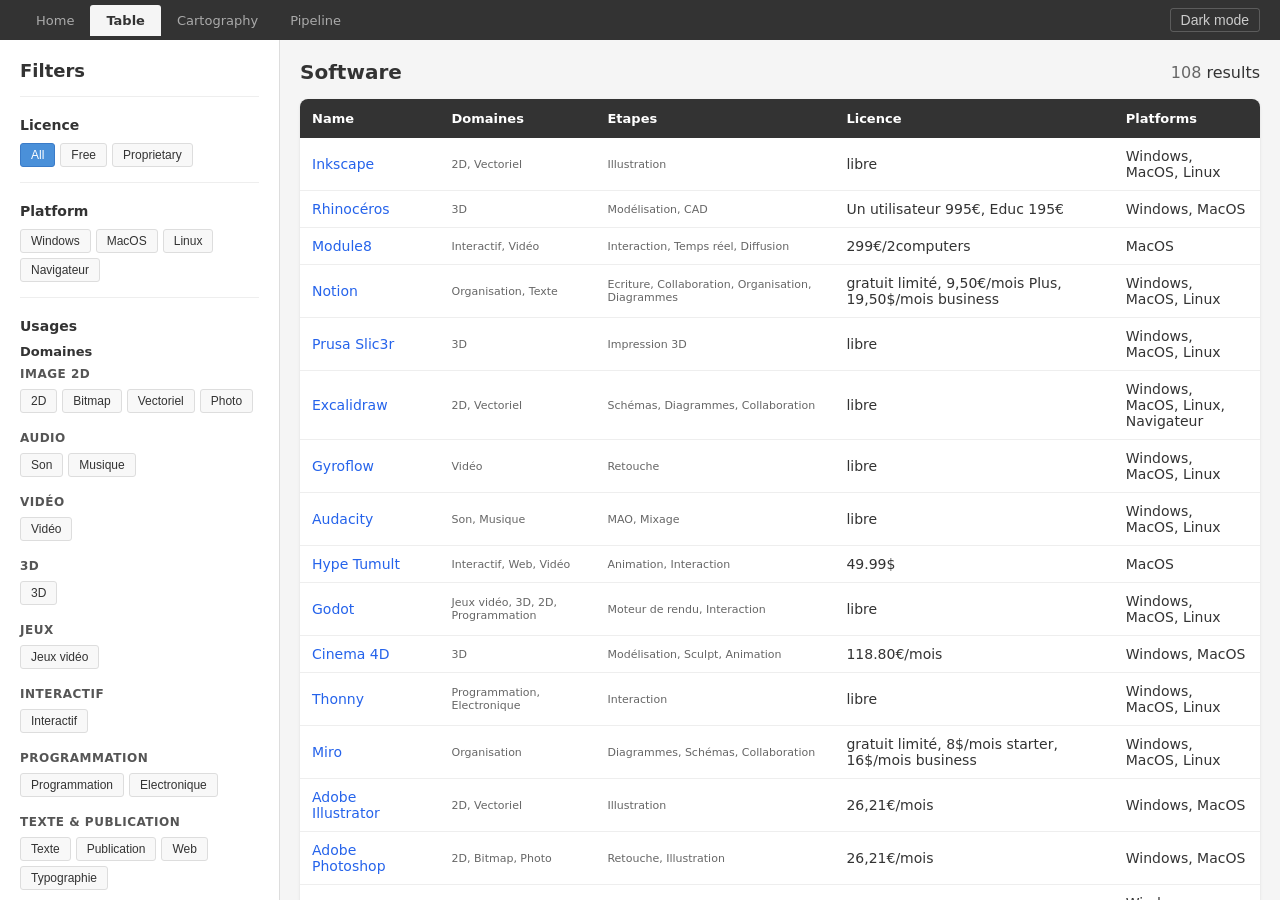
<file: index.html>
<!DOCTYPE html>
<html lang="en">
<head>
    <meta charset="UTF-8">
    <title>Software Cartography</title>
    <link rel="stylesheet" href="styles.css">
</head>
<body>
    <nav class="nav-principale">
        <a href="/" class="nav-lien">Home</a>
        <a href="index.html" class="nav-lien actif">Table</a>
        <a href="cartographie.html" class="nav-lien">Cartography</a>
        <a href="pipeline.html" class="nav-lien">Pipeline</a>
        <span class="nav-spacer"></span>
        <button class="theme-toggle" id="themeToggle" title="Toggle theme"></button>
    </nav>
    <div class="container">
        <aside class="sidebar">
            <h1>Filters</h1>

            <div class="filtre-section">
                <h3>Licence</h3>
                <div class="filtre-licence">
                    <button class="filtre-btn actif" data-licence="tout">All</button>
                    <button class="filtre-btn" data-licence="libre">Free</button>
                    <button class="filtre-btn" data-licence="privateur">Proprietary</button>
                </div>
            </div>

            <div class="filtre-section">
                <h3>Platform</h3>
                <div id="filtrePlateformes" class="filtre-plateformes"></div>
            </div>

            <div class="filtre-section">
                <h3>Usages</h3>
                <div id="listeTags"></div>
            </div>
        </aside>

        <main class="main">
            <div class="main-header">
                <h2>Software</h2>
                <span><span id="compteurLogiciels">0</span> results</span>
            </div>
            <table>
                <thead>
                    <tr>
                        <th>Name</th>
                        <th>Domaines</th>
                        <th>Etapes</th>
                        <th>Licence</th>
                        <th>Platforms</th>
                    </tr>
                </thead>
                <tbody id="listeLogiciels"></tbody>
            </table>
        </main>
    </div>

    <script src="data-utils.js"></script>
    <script src="app.js"></script>
</body>
</html>
</file>
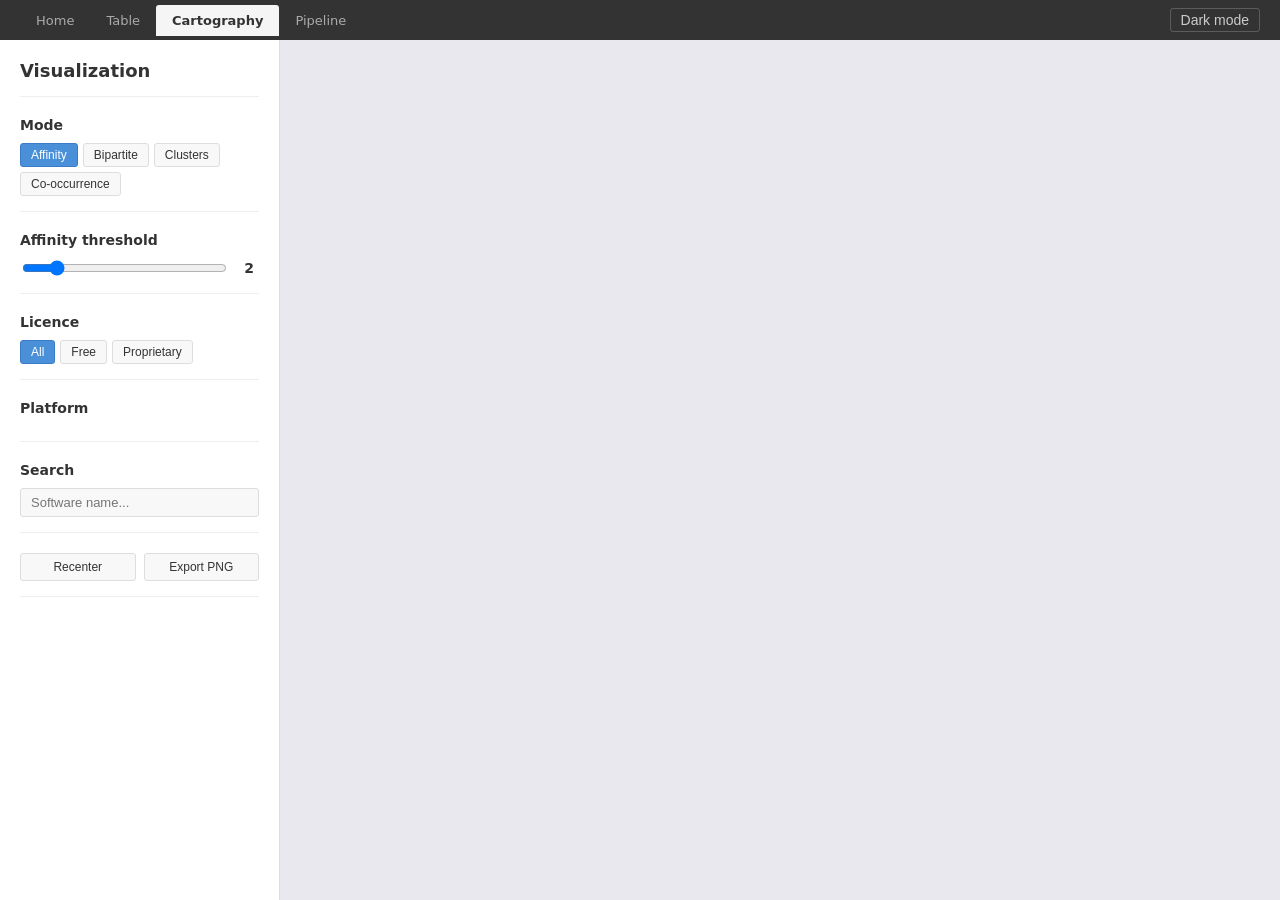
<file: cartographie.html>
<!DOCTYPE html>
<html lang="en">
<head>
    <meta charset="UTF-8">
    <title>Software Cartography - Network</title>
    <link rel="stylesheet" href="styles.css">
    <link rel="stylesheet" href="cartographie.css">
</head>
<body>
    <nav class="nav-principale">
        <a href="/" class="nav-lien">Home</a>
        <a href="index.html" class="nav-lien">Table</a>
        <a href="cartographie.html" class="nav-lien actif">Cartography</a>
        <a href="pipeline.html" class="nav-lien">Pipeline</a>
        <span class="nav-spacer"></span>
        <button class="theme-toggle" id="themeToggle" title="Toggle theme"></button>
    </nav>

    <div class="carto-container">
        <aside class="carto-sidebar">
            <h2>Visualization</h2>

            <div class="filtre-section">
                <h3>Mode</h3>
                <div class="mode-buttons">
                    <button class="mode-btn actif" data-mode="affinity">Affinity</button>
                    <button class="mode-btn" data-mode="bipartite">Bipartite</button>
                    <button class="mode-btn" data-mode="clusters">Clusters</button>
                    <button class="mode-btn" data-mode="cooccurrence">Co-occurrence</button>
                </div>
            </div>

            <div class="filtre-section" id="sectionSeuil">
                <h3>Affinity threshold</h3>
                <div class="seuil-control">
                    <input type="range" id="seuilRange" min="1" max="8" value="2">
                    <span id="seuilValeur">2</span>
                </div>
            </div>

            <div class="filtre-section">
                <h3>Licence</h3>
                <div class="filtre-licence">
                    <button class="filtre-btn actif" data-licence="tout">All</button>
                    <button class="filtre-btn" data-licence="libre">Free</button>
                    <button class="filtre-btn" data-licence="privateur">Proprietary</button>
                </div>
            </div>

            <div class="filtre-section">
                <h3>Platform</h3>
                <div id="filtrePlateformes" class="filtre-plateformes"></div>
            </div>

            <div class="filtre-section">
                <h3>Search</h3>
                <input type="text" id="recherche" placeholder="Software name...">
            </div>

            <div class="carto-actions">
                <button id="btnFit">Recenter</button>
                <button id="btnExport">Export PNG</button>
            </div>

            <div id="legende" class="legende"></div>

        </aside>

        <main class="carto-main">
            <svg id="graphSvg"></svg>
            <div id="tooltip" class="tooltip hidden"></div>
            <div id="infoPanel" class="info-panel hidden"></div>
        </main>
    </div>

    <script src="https://d3js.org/d3.v7.min.js"></script>
    <script src="data-utils.js"></script>
    <script src="cartographie.js"></script>
</body>
</html>
</file>
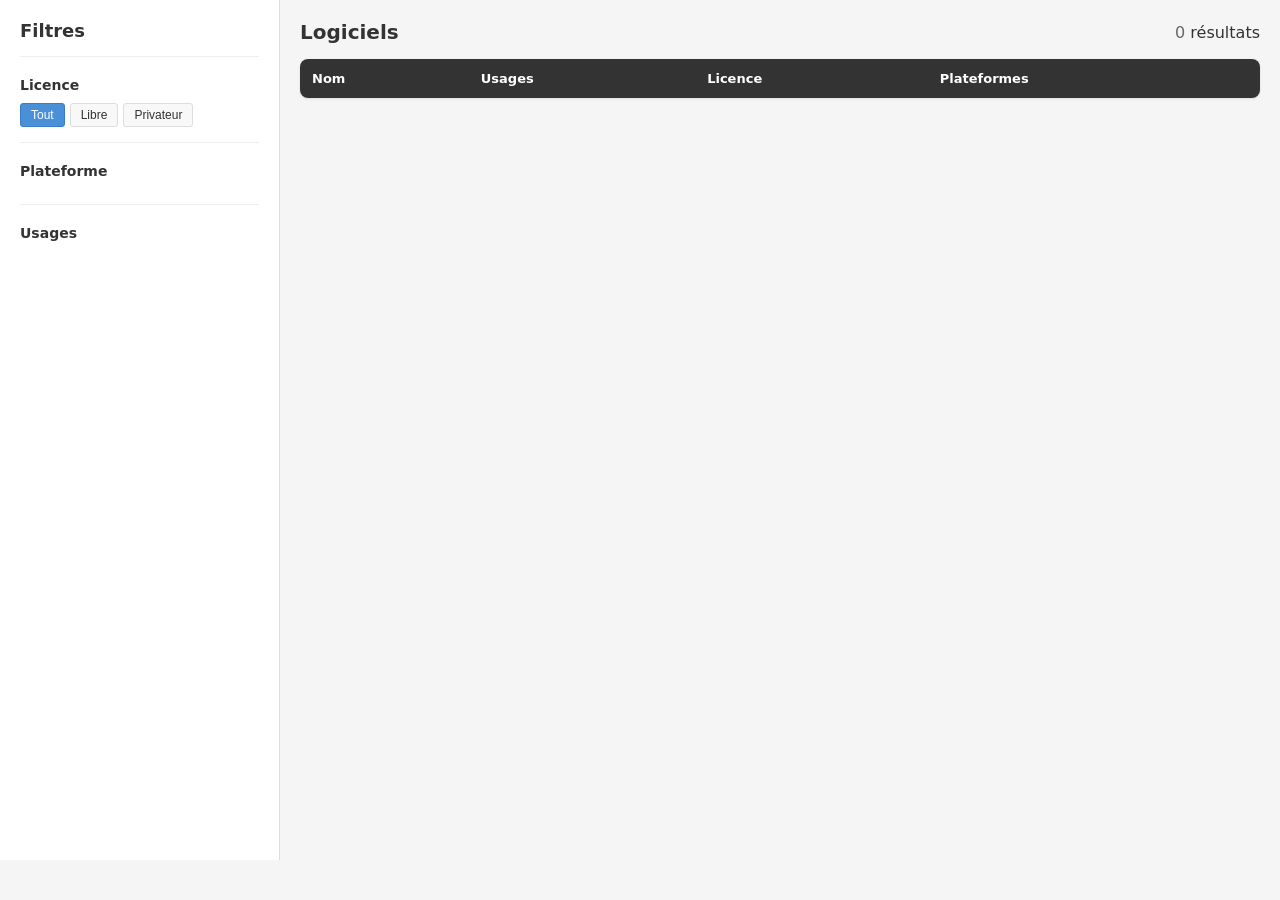
<file: interface.html>
<!DOCTYPE html>
<html lang="fr">
<head>
    <meta charset="UTF-8">
    <title>Cartographie Logiciels</title>
    <link rel="stylesheet" href="styles.css">
</head>
<body>
    <div class="container">
        <aside class="sidebar">
            <h1>Filtres</h1>

            <div class="filtre-section">
                <h3>Licence</h3>
                <div class="filtre-licence">
                    <button class="filtre-btn actif" data-licence="tout">Tout</button>
                    <button class="filtre-btn" data-licence="libre">Libre</button>
                    <button class="filtre-btn" data-licence="privateur">Privateur</button>
                </div>
            </div>

            <div class="filtre-section">
                <h3>Plateforme</h3>
                <div id="filtrePlateformes" class="filtre-plateformes"></div>
            </div>

            <div class="filtre-section">
                <h3>Usages</h3>
                <div id="listeTags"></div>
            </div>
        </aside>

        <main class="main">
            <div class="main-header">
                <h2>Logiciels</h2>
                <span><span id="compteurLogiciels">0</span> résultats</span>
            </div>
            <table>
                <thead>
                    <tr>
                        <th>Nom</th>
                        <th>Usages</th>
                        <th>Licence</th>
                        <th>Plateformes</th>
                    </tr>
                </thead>
                <tbody id="listeLogiciels"></tbody>
            </table>
        </main>
    </div>

    <script src="app.js"></script>
</body>
</html>
</file>
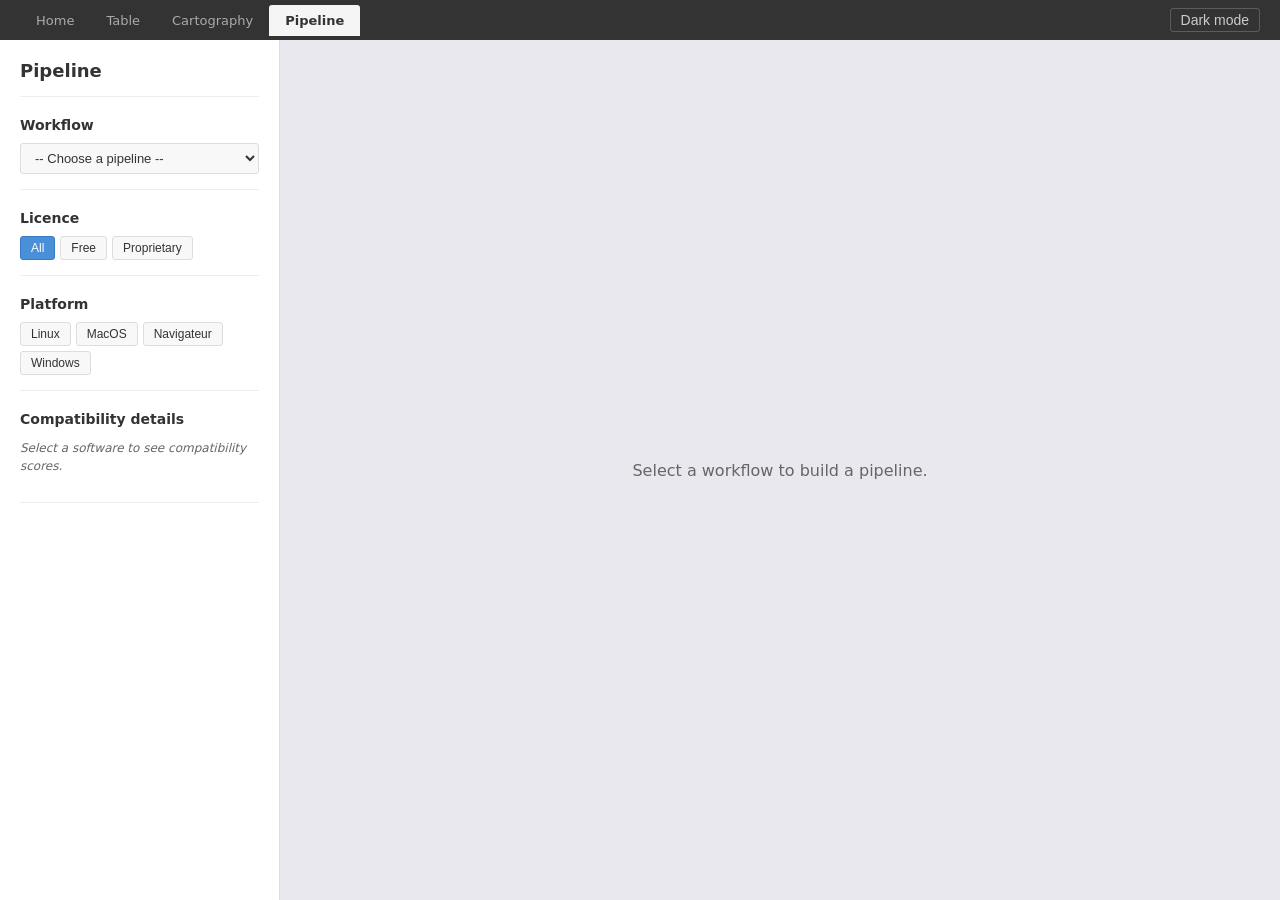
<file: pipeline.html>
<!DOCTYPE html>
<html lang="en">
<head>
    <meta charset="UTF-8">
    <title>Software Pipeline</title>
    <link rel="stylesheet" href="styles.css">
    <link rel="stylesheet" href="cartographie.css">
    <link rel="stylesheet" href="pipeline.css">
</head>
<body>
    <nav class="nav-principale">
        <a href="/" class="nav-lien">Home</a>
        <a href="index.html" class="nav-lien">Table</a>
        <a href="cartographie.html" class="nav-lien">Cartography</a>
        <a href="pipeline.html" class="nav-lien actif">Pipeline</a>
        <span class="nav-spacer"></span>
        <button class="theme-toggle" id="themeToggle" title="Toggle theme"></button>
    </nav>

    <div class="carto-container">
        <aside class="carto-sidebar">
            <h2>Pipeline</h2>

            <div class="filtre-section">
                <h3>Workflow</h3>
                <select id="pipelineSelect">
                    <option value="">-- Choose a pipeline --</option>
                </select>
            </div>

            <div class="filtre-section">
                <h3>Licence</h3>
                <div class="filtre-licence">
                    <button class="filtre-btn actif" data-licence="tout">All</button>
                    <button class="filtre-btn" data-licence="libre">Free</button>
                    <button class="filtre-btn" data-licence="privateur">Proprietary</button>
                </div>
            </div>

            <div class="filtre-section">
                <h3>Platform</h3>
                <div id="filtrePlateformes" class="filtre-plateformes"></div>
            </div>

            <div class="filtre-section" id="sectionCompat">
                <h3>Compatibility details</h3>
                <div id="compatInfo" class="compat-info">
                    <p class="text-muted">Select a software to see compatibility scores.</p>
                </div>
            </div>

            <div id="legende" class="legende"></div>
        </aside>

        <main class="carto-main pipeline-view-wrapper">
            <div id="pipelineView" class="pipeline-view">
                <p class="pipeline-placeholder">Select a workflow to build a pipeline.</p>
            </div>
            <div id="tooltip" class="tooltip hidden"></div>
        </main>
    </div>

    <script src="data-utils.js"></script>
    <script src="pipeline.js"></script>
</body>
</html>
</file>
<file: styles.css>
* { box-sizing: border-box; }

/* ============================================================
   Theme variables
   ============================================================ */

:root {
    --bg-body: #f5f5f5;
    --bg-sidebar: #ffffff;
    --bg-card: #ffffff;
    --bg-input: #f8f8f8;
    --bg-input-hover: #e8e8e8;
    --bg-nav: #333333;
    --bg-th: #333333;
    --bg-row-hover: #f9f9f9;
    --bg-tag: #e8e8e8;
    --bg-graph: #e8e8ee;

    --text-primary: #333333;
    --text-secondary: #555555;
    --text-muted: #666666;
    --text-faint: #888888;
    --text-nav: #aaaaaa;
    --text-nav-active: #333333;
    --text-link: #2563eb;
    --text-label-graph: #444444;

    --border: #dddddd;
    --border-light: #eeeeee;

    --accent: #4a90d9;
    --accent-dark: #3a7bc8;

    --shadow: rgba(0, 0, 0, 0.1);
    --shadow-strong: rgba(0, 0, 0, 0.15);

    --graph-link: #999999;
    --graph-link-highlight: #4a90d9;
    --graph-stroke-privateur: #888888;
}

[data-theme="dark"] {
    --bg-body: #1a1a2e;
    --bg-sidebar: #22223a;
    --bg-card: #2a2a44;
    --bg-input: #2a2a44;
    --bg-input-hover: #35355a;
    --bg-nav: #16162b;
    --bg-th: #16162b;
    --bg-row-hover: #2e2e4a;
    --bg-tag: #35355a;
    --bg-graph: #1a1a2e;

    --text-primary: #e0e0e0;
    --text-secondary: #bbbbbb;
    --text-muted: #999999;
    --text-faint: #777777;
    --text-nav: #777777;
    --text-nav-active: #e0e0e0;
    --text-link: #6eaaff;
    --text-label-graph: #cccccc;

    --border: #3a3a55;
    --border-light: #2e2e4a;

    --accent: #4a90d9;
    --accent-dark: #3a7bc8;

    --shadow: rgba(0, 0, 0, 0.3);
    --shadow-strong: rgba(0, 0, 0, 0.4);

    --graph-link: #555555;
    --graph-link-highlight: #4a90d9;
    --graph-stroke-privateur: #555555;
}

/* ============================================================
   Base
   ============================================================ */

body {
    font-family: system-ui, sans-serif;
    margin: 0;
    padding: 0;
    background: var(--bg-body);
    color: var(--text-primary);
    height: 100vh;
    overflow: hidden;
}

/* Navigation */
.nav-principale {
    display: flex;
    gap: 0;
    background: var(--bg-nav);
    padding: 0 20px;
    height: 40px;
    align-items: center;
}

.nav-lien {
    color: var(--text-nav);
    text-decoration: none;
    font-size: 13px;
    padding: 8px 16px;
    border-radius: 3px 3px 0 0;
    transition: 0.15s;
}

.nav-lien:hover { color: #fff; }

.nav-lien.actif {
    background: var(--bg-body);
    color: var(--text-nav-active);
    font-weight: 600;
}

.nav-spacer { flex: 1; }

.theme-toggle {
    background: none;
    border: 1px solid rgba(255,255,255,0.2);
    border-radius: 3px;
    color: #ccc;
    cursor: pointer;
    font-size: 14px;
    padding: 4px 10px;
    transition: 0.15s;
    line-height: 1;
}

.theme-toggle:hover {
    background: rgba(255,255,255,0.1);
    color: #fff;
}

.container {
    display: flex;
    height: calc(100vh - 40px);
}

/* Left panel - Filters */
.sidebar {
    width: 280px;
    min-width: 280px;
    background: var(--bg-sidebar);
    border-right: 1px solid var(--border);
    padding: 20px;
    overflow-y: auto;
}

.sidebar h1 {
    font-size: 18px;
    margin: 0 0 20px 0;
    padding-bottom: 15px;
    border-bottom: 1px solid var(--border-light);
}

.filtre-section {
    margin-bottom: 20px;
    padding-bottom: 15px;
    border-bottom: 1px solid var(--border-light);
}

.filtre-section:last-child {
    border-bottom: none;
}

.filtre-section h3 {
    margin: 0 0 10px 0;
    font-size: 14px;
    color: var(--text-primary);
}

.filtre-licence,
.filtre-plateformes {
    display: flex;
    flex-wrap: wrap;
    gap: 5px;
}

.filtre-btn {
    padding: 4px 10px;
    border: 1px solid var(--border);
    border-radius: 3px;
    cursor: pointer;
    background-color: var(--bg-input);
    color: var(--text-primary);
    transition: 0.15s;
    font-size: 12px;
}

.filtre-btn:hover {
    background-color: var(--bg-input-hover);
}

.filtre-btn.actif {
    background-color: var(--accent);
    color: white;
    border-color: var(--accent-dark);
}

.categorie { margin-bottom: 18px; }

.categorie h4 {
    margin: 0 0 8px 0;
    color: var(--text-secondary);
    font-size: 12px;
    text-transform: uppercase;
    letter-spacing: 0.5px;
}

.categorie-tags { display: flex; flex-wrap: wrap; gap: 5px; }

#listeTags button {
    margin: 0;
    padding: 4px 10px;
    border: 1px solid var(--border);
    border-radius: 3px;
    cursor: pointer;
    background-color: var(--bg-input);
    color: var(--text-primary);
    transition: 0.15s;
    font-size: 12px;
}

#listeTags button:hover { background-color: var(--bg-input-hover); }

#listeTags button.actif {
    background-color: var(--accent);
    color: white;
    border-color: var(--accent-dark);
}

/* Right panel - Software list */
.main {
    flex: 1;
    padding: 20px;
    overflow-y: auto;
}

.main-header {
    display: flex;
    justify-content: space-between;
    align-items: center;
    margin-bottom: 15px;
}

.main-header h2 {
    margin: 0;
    font-size: 20px;
}

#compteurLogiciels { font-weight: normal; color: var(--text-muted); }

table {
    width: 100%;
    background: var(--bg-card);
    border-collapse: collapse;
    border-radius: 8px;
    overflow: hidden;
    box-shadow: 0 1px 3px var(--shadow);
}

th {
    background: var(--bg-th);
    color: white;
    text-align: left;
    padding: 12px;
    font-size: 13px;
}

td {
    padding: 10px 12px;
    border-bottom: 1px solid var(--border-light);
    font-size: 14px;
}

tr:hover { background: var(--bg-row-hover); }

td a {
    color: var(--text-link);
    text-decoration: none;
    font-weight: 500;
}

td a:hover { text-decoration: underline; }

.usages-cell { font-size: 11px; color: var(--text-muted); }
</file>
<file: cartographie.css>
/* Cartography layout */
.carto-container {
    display: flex;
    height: calc(100vh - 40px);
}

.carto-sidebar {
    width: 280px;
    min-width: 280px;
    background: var(--bg-sidebar);
    border-right: 1px solid var(--border);
    padding: 20px;
    overflow-y: auto;
}

.carto-sidebar h2 {
    font-size: 18px;
    margin: 0 0 20px 0;
    padding-bottom: 15px;
    border-bottom: 1px solid var(--border-light);
}

.carto-main {
    flex: 1;
    position: relative;
    background: var(--bg-graph);
}

#graphSvg {
    width: 100%;
    height: 100%;
    display: block;
}

/* Mode buttons */
.mode-buttons {
    display: flex;
    flex-wrap: wrap;
    gap: 5px;
}

.mode-btn {
    padding: 4px 10px;
    border: 1px solid var(--border);
    border-radius: 3px;
    cursor: pointer;
    background-color: var(--bg-input);
    color: var(--text-primary);
    transition: 0.15s;
    font-size: 12px;
}

.mode-btn:hover { background-color: var(--bg-input-hover); }

.mode-btn.actif {
    background-color: var(--accent);
    color: white;
    border-color: var(--accent-dark);
}

/* Threshold slider */
.seuil-control {
    display: flex;
    align-items: center;
    gap: 10px;
}

.seuil-control input[type="range"] {
    flex: 1;
    cursor: pointer;
}

#seuilValeur {
    font-weight: 600;
    font-size: 14px;
    min-width: 20px;
    text-align: center;
}

/* Search */
#recherche {
    width: 100%;
    padding: 6px 10px;
    border: 1px solid var(--border);
    border-radius: 3px;
    font-size: 13px;
    outline: none;
    background: var(--bg-input);
    color: var(--text-primary);
}

#recherche:focus { border-color: var(--accent); }

/* Actions */
.carto-actions {
    display: flex;
    gap: 8px;
    margin-bottom: 15px;
    padding-bottom: 15px;
    border-bottom: 1px solid var(--border-light);
}

.carto-actions button {
    flex: 1;
    padding: 6px 10px;
    border: 1px solid var(--border);
    border-radius: 3px;
    cursor: pointer;
    background: var(--bg-input);
    color: var(--text-primary);
    font-size: 12px;
    transition: 0.15s;
}

.carto-actions button:hover { background: var(--bg-input-hover); }

/* Legend */
.legende {
    margin-bottom: 15px;
}

.legende h4 {
    margin: 0 0 8px 0;
    font-size: 12px;
    text-transform: uppercase;
    letter-spacing: 0.5px;
    color: var(--text-secondary);
}

.legende-item {
    display: flex;
    align-items: center;
    gap: 8px;
    margin-bottom: 4px;
    font-size: 11px;
    color: var(--text-secondary);
}

.legende-couleur {
    width: 12px;
    height: 12px;
    border-radius: 50%;
    flex-shrink: 0;
}

.legende-separation {
    margin: 10px 0 6px;
    font-size: 11px;
    font-weight: 600;
    color: var(--text-primary);
}

/* Tooltip */
.tooltip {
    position: absolute;
    background: var(--bg-card);
    border: 1px solid var(--border);
    border-radius: 6px;
    padding: 10px 14px;
    font-size: 12px;
    max-width: 280px;
    box-shadow: 0 4px 12px var(--shadow-strong);
    pointer-events: none;
    z-index: 100;
    line-height: 1.4;
    color: var(--text-primary);
}

.tooltip.hidden { display: none; }

.tooltip-nom {
    font-weight: 600;
    font-size: 14px;
    margin-bottom: 4px;
}

.tooltip-licence {
    font-size: 11px;
    color: var(--text-muted);
    margin-bottom: 4px;
}

.tooltip-tags {
    font-size: 11px;
    color: var(--text-faint);
}

.tooltip-description {
    font-size: 11px;
    color: var(--text-secondary);
    margin-top: 4px;
    border-top: 1px solid var(--border-light);
    padding-top: 4px;
}

.tooltip-edge {
    font-size: 11px;
    color: var(--text-faint);
}

/* Info panel */
.info-panel {
    position: absolute;
    top: 12px;
    right: 12px;
    background: var(--bg-card);
    border: 1px solid var(--border);
    border-radius: 6px;
    padding: 12px 14px;
    font-size: 12px;
    line-height: 1.5;
    max-width: 280px;
    max-height: 50vh;
    overflow-y: auto;
    box-shadow: 0 4px 12px var(--shadow-strong);
    z-index: 50;
    color: var(--text-primary);
}

.info-panel.hidden { display: none; }

.info-panel h4 {
    margin: 0 0 6px;
    font-size: 13px;
}

.info-panel a {
    color: var(--text-link);
    text-decoration: none;
}

.info-panel a:hover { text-decoration: underline; }

.info-panel .info-tags {
    display: flex;
    flex-wrap: wrap;
    gap: 3px;
    margin-top: 4px;
}

.info-panel .info-tag {
    background: var(--bg-tag);
    color: var(--text-secondary);
    padding: 2px 6px;
    border-radius: 3px;
    font-size: 10px;
}
</file>
<file: pipeline.css>
/* Override carto-main for pipeline scroll */
.pipeline-view-wrapper {
    min-width: 0;
    overflow: hidden;
}

/* Pipeline layout */
.pipeline-view {
    display: flex;
    align-items: stretch;
    gap: 0;
    height: 100%;
    overflow-x: auto;
    padding: 24px 28px;
}

.pipeline-placeholder {
    display: flex;
    align-items: center;
    justify-content: center;
    width: 100%;
    color: var(--text-muted);
    font-size: 16px;
    padding: 20px;
}

/* Pipeline stage column */
.pipeline-stage {
    flex: 1;
    min-width: 180px;
    max-width: 260px;
    display: flex;
    flex-direction: column;
    position: relative;
}

.stage-header {
    text-align: center;
    padding: 10px 8px;
    background: var(--bg-th);
    color: white;
    font-size: 13px;
    font-weight: 600;
    text-transform: uppercase;
    letter-spacing: 0.5px;
    border-radius: 6px 6px 0 0;
}

.stage-body {
    flex: 1;
    background: var(--bg-sidebar);
    border: 1px solid var(--border);
    border-top: none;
    border-radius: 0 0 6px 6px;
    padding: 8px;
    overflow-y: auto;
    display: flex;
    flex-direction: column;
    gap: 6px;
}

/* Software card in pipeline */
.pipeline-card {
    padding: 10px 12px;
    border-radius: 5px;
    border: 2px solid var(--border);
    background: var(--bg-card);
    cursor: pointer;
    transition: 0.15s;
    position: relative;
}

.pipeline-card:hover {
    border-color: var(--accent);
    box-shadow: 0 2px 8px var(--shadow);
}

.pipeline-card.selected {
    border-color: var(--accent);
    background: var(--bg-input-hover);
    box-shadow: 0 0 0 2px var(--accent);
}

.pipeline-card.compatible-high {
    border-left: 4px solid #22c55e;
}

.pipeline-card.compatible-mid {
    border-left: 4px solid #f59e0b;
}

.pipeline-card.compatible-low {
    border-left: 4px solid #ef4444;
}

.card-nom {
    font-weight: 600;
    font-size: 13px;
    margin-bottom: 4px;
}

.card-licence {
    font-size: 10px;
    padding: 1px 6px;
    border-radius: 3px;
    display: inline-block;
    margin-bottom: 4px;
}

.card-licence.libre {
    background: #dcfce7;
    color: #166534;
}

[data-theme="dark"] .card-licence.libre {
    background: #14532d;
    color: #86efac;
}

.card-licence.proprio {
    background: #fef3c7;
    color: #92400e;
}

[data-theme="dark"] .card-licence.proprio {
    background: #78350f;
    color: #fcd34d;
}

.card-formats {
    font-size: 10px;
    color: var(--text-faint);
    margin-top: 4px;
    line-height: 1.3;
}

.card-score {
    position: absolute;
    top: 6px;
    right: 8px;
    font-size: 11px;
    font-weight: 700;
    color: var(--text-muted);
}

/* Arrow between stages */
.pipeline-arrow {
    display: flex;
    align-items: center;
    justify-content: center;
    width: 40px;
    min-width: 40px;
    color: var(--text-faint);
    font-size: 24px;
    user-select: none;
}

/* Compat info panel */
.compat-info {
    font-size: 12px;
    line-height: 1.5;
}

.compat-info .text-muted {
    color: var(--text-muted);
    font-style: italic;
}

.compat-pair {
    margin-bottom: 8px;
    padding: 6px 8px;
    background: var(--bg-input);
    border-radius: 4px;
}

.compat-pair-title {
    font-weight: 600;
    font-size: 11px;
    margin-bottom: 3px;
}

.compat-bar {
    height: 6px;
    border-radius: 3px;
    background: var(--border);
    overflow: hidden;
    margin-bottom: 2px;
}

.compat-bar-fill {
    height: 100%;
    border-radius: 3px;
    transition: width 0.3s;
}

.compat-detail {
    font-size: 10px;
    color: var(--text-faint);
}

/* Pipeline select */
#pipelineSelect {
    width: 100%;
    padding: 6px 10px;
    border: 1px solid var(--border);
    border-radius: 3px;
    font-size: 13px;
    outline: none;
    background: var(--bg-input);
    color: var(--text-primary);
    cursor: pointer;
}

#pipelineSelect:focus {
    border-color: var(--accent);
}
</file>
